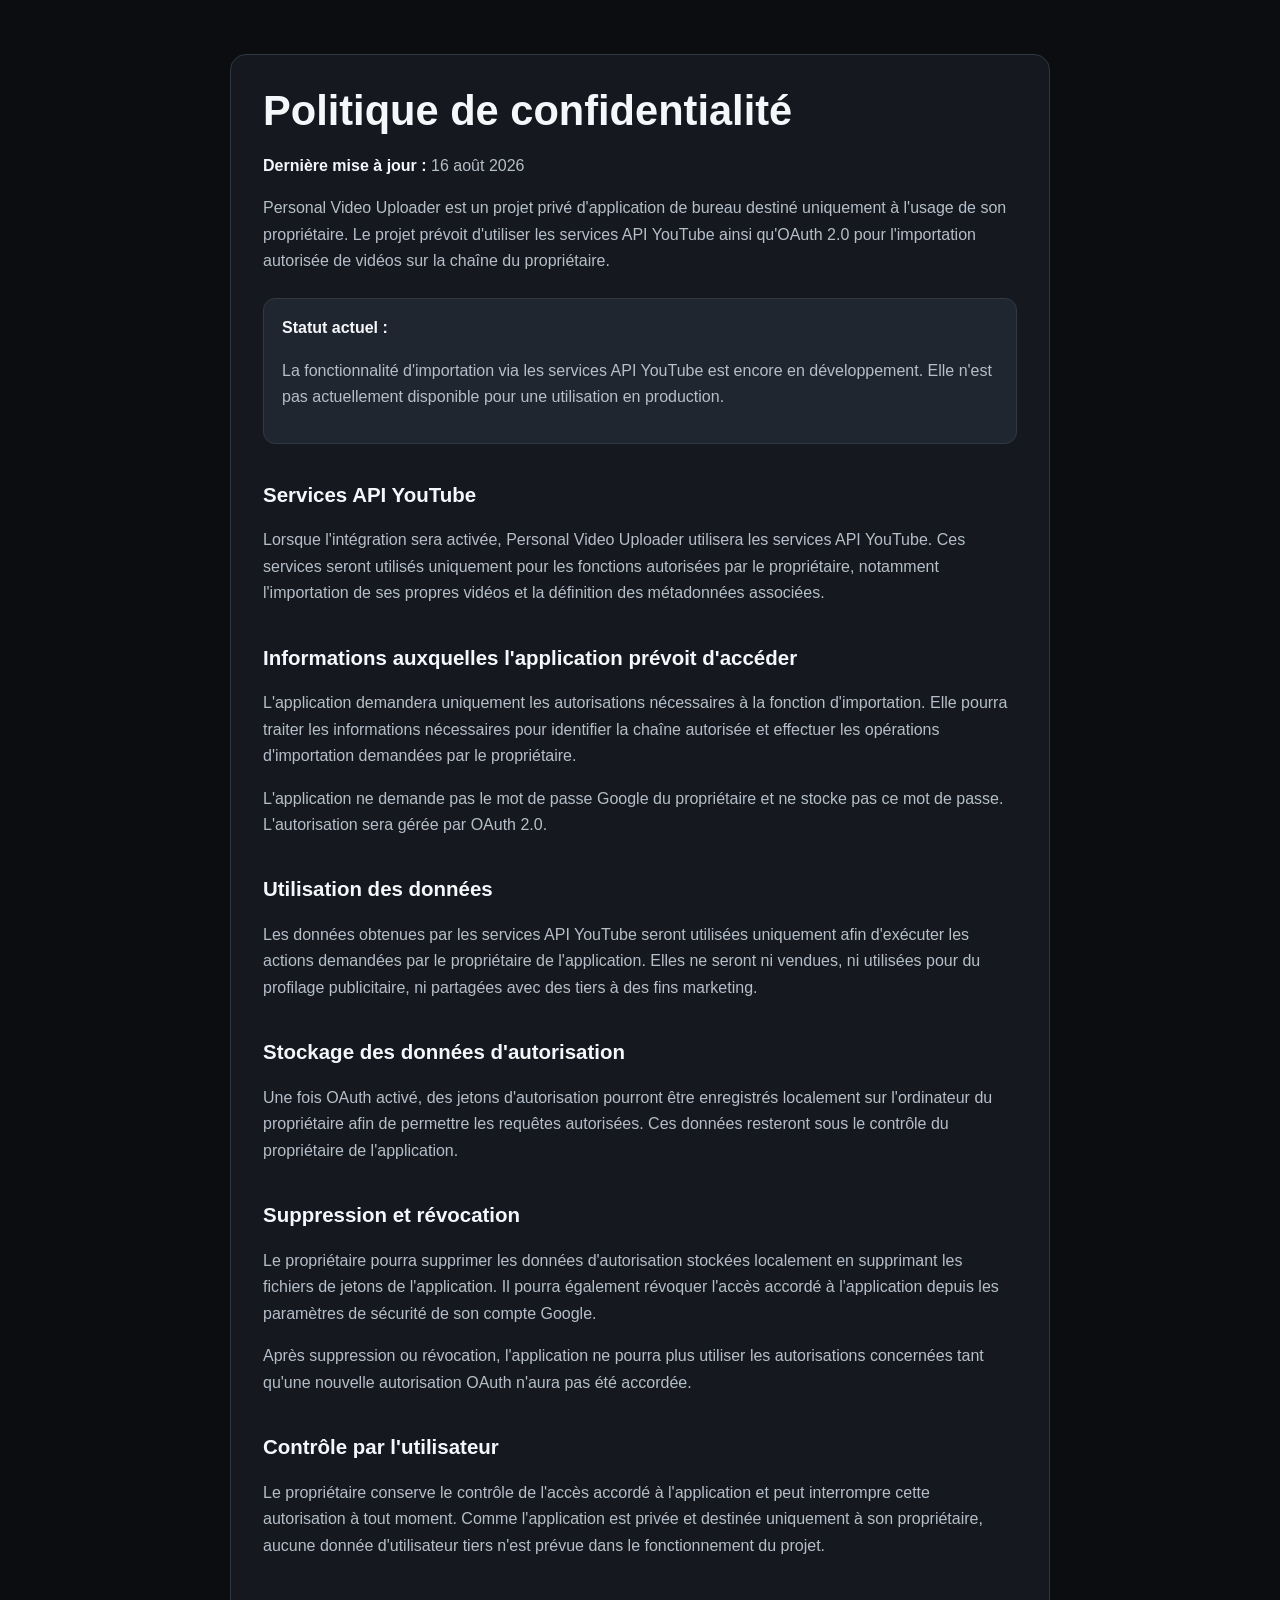
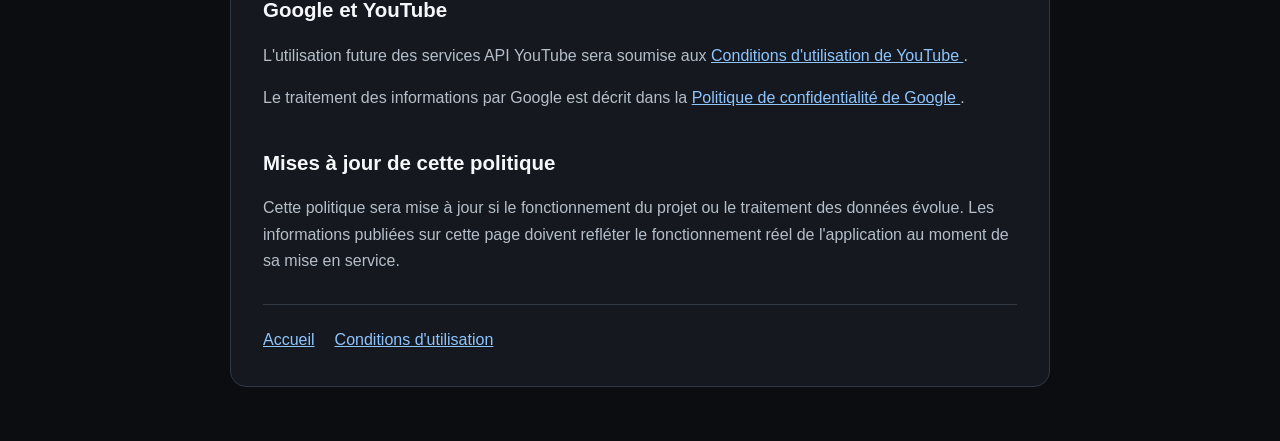
<file: privacy.html>
<!doctype html>
<html lang="fr">
<head>
  <meta charset="utf-8">
  <meta name="viewport" content="width=device-width, initial-scale=1">
  <title>Politique de confidentialité | Personal Video Uploader</title>
  <link rel="stylesheet" href="style.css">
</head>
<body>
<main>
  <section class="card">
    <h1>Politique de confidentialité</h1>
    <p><strong>Dernière mise à jour :</strong> 16 août 2026</p>

    <p>
      Personal Video Uploader est un projet privé d'application de bureau destiné uniquement
      à l'usage de son propriétaire. Le projet prévoit d'utiliser les services API YouTube
      ainsi qu'OAuth 2.0 pour l'importation autorisée de vidéos sur la chaîne du propriétaire.
    </p>

    <div class="notice">
      <strong>Statut actuel :</strong>
      <p>
        La fonctionnalité d'importation via les services API YouTube est encore en développement.
        Elle n'est pas actuellement disponible pour une utilisation en production.
      </p>
    </div>

    <h2>Services API YouTube</h2>
    <p>
      Lorsque l'intégration sera activée, Personal Video Uploader utilisera les services API YouTube.
      Ces services seront utilisés uniquement pour les fonctions autorisées par le propriétaire,
      notamment l'importation de ses propres vidéos et la définition des métadonnées associées.
    </p>

    <h2>Informations auxquelles l'application prévoit d'accéder</h2>
    <p>
      L'application demandera uniquement les autorisations nécessaires à la fonction d'importation.
      Elle pourra traiter les informations nécessaires pour identifier la chaîne autorisée et effectuer
      les opérations d'importation demandées par le propriétaire.
    </p>
    <p>
      L'application ne demande pas le mot de passe Google du propriétaire et ne stocke pas ce mot de passe.
      L'autorisation sera gérée par OAuth 2.0.
    </p>

    <h2>Utilisation des données</h2>
    <p>
      Les données obtenues par les services API YouTube seront utilisées uniquement afin d'exécuter
      les actions demandées par le propriétaire de l'application. Elles ne seront ni vendues,
      ni utilisées pour du profilage publicitaire, ni partagées avec des tiers à des fins marketing.
    </p>

    <h2>Stockage des données d'autorisation</h2>
    <p>
      Une fois OAuth activé, des jetons d'autorisation pourront être enregistrés localement sur
      l'ordinateur du propriétaire afin de permettre les requêtes autorisées. Ces données resteront
      sous le contrôle du propriétaire de l'application.
    </p>

    <h2>Suppression et révocation</h2>
    <p>
      Le propriétaire pourra supprimer les données d'autorisation stockées localement en supprimant
      les fichiers de jetons de l'application. Il pourra également révoquer l'accès accordé à
      l'application depuis les paramètres de sécurité de son compte Google.
    </p>
    <p>
      Après suppression ou révocation, l'application ne pourra plus utiliser les autorisations concernées
      tant qu'une nouvelle autorisation OAuth n'aura pas été accordée.
    </p>

    <h2>Contrôle par l'utilisateur</h2>
    <p>
      Le propriétaire conserve le contrôle de l'accès accordé à l'application et peut interrompre
      cette autorisation à tout moment. Comme l'application est privée et destinée uniquement à son
      propriétaire, aucune donnée d'utilisateur tiers n'est prévue dans le fonctionnement du projet.
    </p>

    <h2>Google et YouTube</h2>
    <p>
      L'utilisation future des services API YouTube sera soumise aux
      <a href="https://www.youtube.com/t/terms" target="_blank" rel="noopener noreferrer">
        Conditions d'utilisation de YouTube
      </a>.
    </p>
    <p>
      Le traitement des informations par Google est décrit dans la
      <a href="https://policies.google.com/privacy" target="_blank" rel="noopener noreferrer">
        Politique de confidentialité de Google
      </a>.
    </p>

    <h2>Mises à jour de cette politique</h2>
    <p>
      Cette politique sera mise à jour si le fonctionnement du projet ou le traitement des données
      évolue. Les informations publiées sur cette page doivent refléter le fonctionnement réel
      de l'application au moment de sa mise en service.
    </p>

    <nav>
      <a href="index.html">Accueil</a>
      <a href="terms.html">Conditions d'utilisation</a>
    </nav>
  </section>
</main>
</body>
</html>
</file>
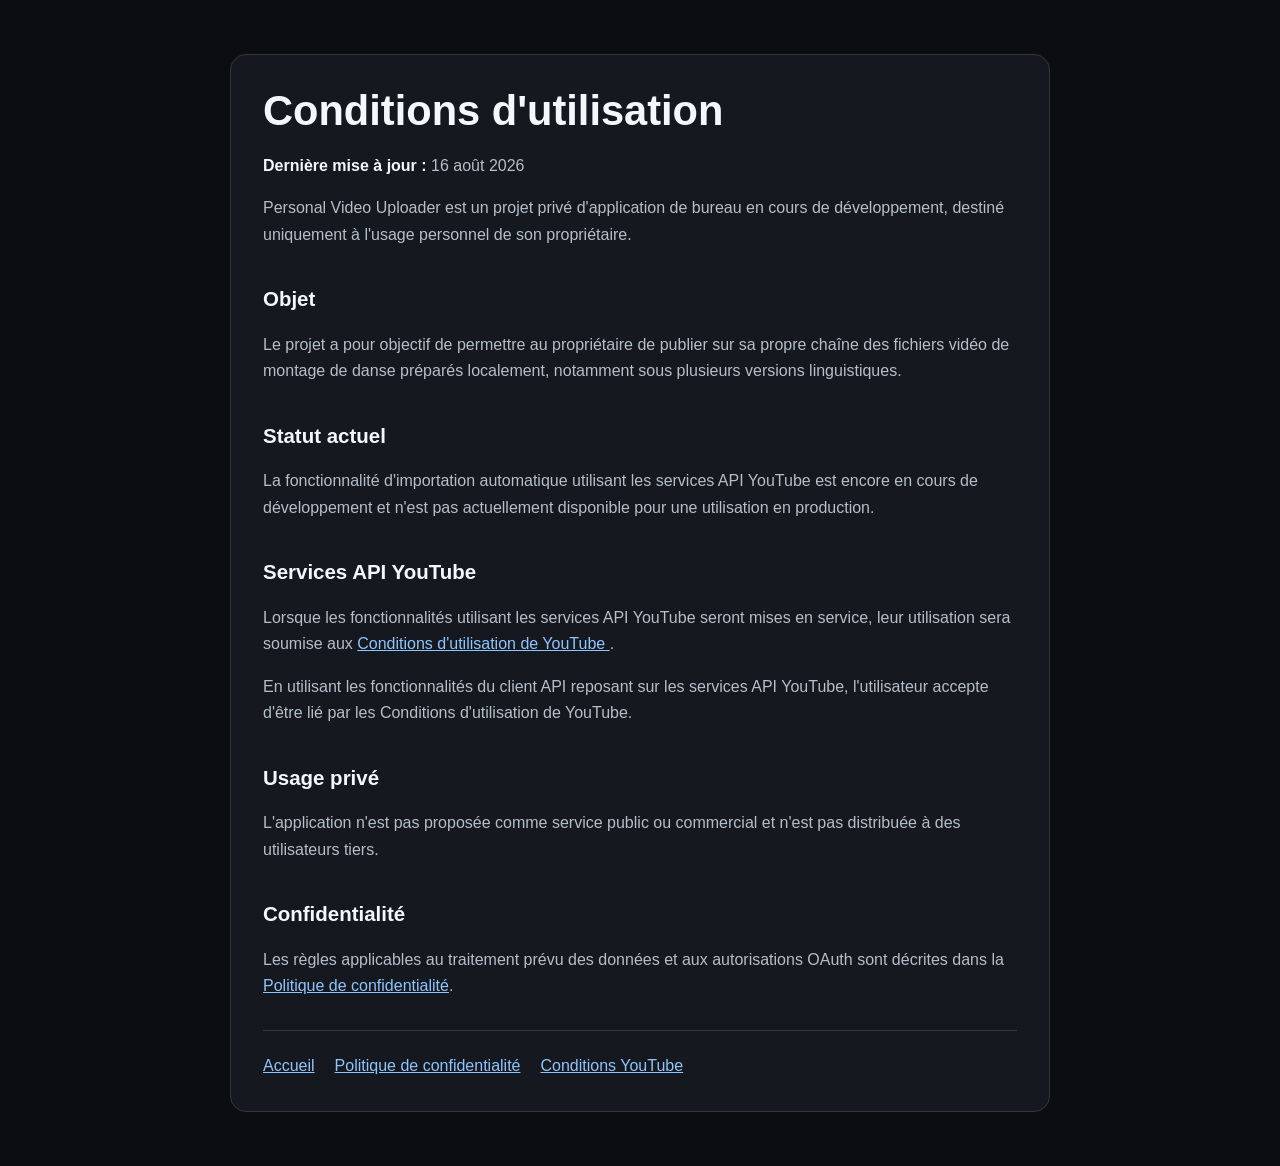
<file: terms.html>
<!doctype html>
<html lang="fr">
<head>
  <meta charset="utf-8">
  <meta name="viewport" content="width=device-width, initial-scale=1">
  <title>Conditions d'utilisation | Personal Video Uploader</title>
  <link rel="stylesheet" href="style.css">
</head>
<body>
<main>
  <section class="card">
    <h1>Conditions d'utilisation</h1>
    <p><strong>Dernière mise à jour :</strong> 16 août 2026</p>

    <p>
      Personal Video Uploader est un projet privé d'application de bureau en cours de développement,
      destiné uniquement à l'usage personnel de son propriétaire.
    </p>

    <h2>Objet</h2>
    <p>
      Le projet a pour objectif de permettre au propriétaire de publier sur sa propre chaîne
      des fichiers vidéo de montage de danse préparés localement, notamment sous plusieurs
      versions linguistiques.
    </p>

    <h2>Statut actuel</h2>
    <p>
      La fonctionnalité d'importation automatique utilisant les services API YouTube est encore
      en cours de développement et n'est pas actuellement disponible pour une utilisation en production.
    </p>

    <h2>Services API YouTube</h2>
    <p>
      Lorsque les fonctionnalités utilisant les services API YouTube seront mises en service,
      leur utilisation sera soumise aux
      <a href="https://www.youtube.com/t/terms" target="_blank" rel="noopener noreferrer">
        Conditions d'utilisation de YouTube
      </a>.
    </p>
    <p>
      En utilisant les fonctionnalités du client API reposant sur les services API YouTube,
      l'utilisateur accepte d'être lié par les Conditions d'utilisation de YouTube.
    </p>

    <h2>Usage privé</h2>
    <p>
      L'application n'est pas proposée comme service public ou commercial et n'est pas distribuée
      à des utilisateurs tiers.
    </p>

    <h2>Confidentialité</h2>
    <p>
      Les règles applicables au traitement prévu des données et aux autorisations OAuth sont décrites
      dans la <a href="privacy.html">Politique de confidentialité</a>.
    </p>

    <nav>
      <a href="index.html">Accueil</a>
      <a href="privacy.html">Politique de confidentialité</a>
      <a href="https://www.youtube.com/t/terms" target="_blank" rel="noopener noreferrer">
        Conditions YouTube
      </a>
    </nav>
  </section>
</main>
</body>
</html>
</file>
<file: style.css>
:root {
  color-scheme: light dark;
  --bg: #0b0d10;
  --card: #15191f;
  --text: #f5f7fa;
  --muted: #b5bec9;
  --border: #303844;
  --link: #8ec5ff;
  --notice: #202630;
}
* { box-sizing: border-box; }
html { scroll-behavior: smooth; }
body {
  margin: 0;
  font-family: -apple-system, BlinkMacSystemFont, "Segoe UI", Roboto, Arial, sans-serif;
  background: var(--bg);
  color: var(--text);
  line-height: 1.65;
}
main {
  width: min(820px, calc(100% - 36px));
  margin: 0 auto;
  padding: 54px 0;
}
.card {
  background: var(--card);
  border: 1px solid var(--border);
  border-radius: 16px;
  padding: 32px;
}
h1 { margin: 0 0 18px; font-size: clamp(2rem, 6vw, 2.6rem); line-height: 1.15; }
h2 { margin: 34px 0 12px; font-size: 1.28rem; }
p, li { color: var(--muted); }
strong { color: var(--text); }
a { color: var(--link); }
.notice {
  margin: 24px 0;
  padding: 16px 18px;
  background: var(--notice);
  border: 1px solid var(--border);
  border-radius: 12px;
}
.youtube-api {
  margin-top: 28px;
  padding: 20px;
  border: 1px solid var(--border);
  border-radius: 12px;
  background: #ffffff;
  color: #111;
}
.youtube-api p { color: #3d4651; margin-bottom: 12px; }
.youtube-api img {
  display: block;
  width: 190px;
  max-width: 70%;
  height: auto;
}
nav {
  display: flex;
  flex-wrap: wrap;
  gap: 14px 20px;
  margin-top: 30px;
  padding-top: 22px;
  border-top: 1px solid var(--border);
}
footer {
  margin-top: 24px;
  text-align: center;
  color: var(--muted);
  font-size: .9rem;
}
code { color: var(--text); }


.script-section {
  margin-top: 34px;
  padding: 24px;
  border: 1px solid var(--border);
  border-radius: 14px;
  background: #101419;
}

.script-section code {
  padding: 2px 5px;
  border-radius: 5px;
  background: #252c34;
}

.flow {
  display: flex;
  flex-wrap: wrap;
  align-items: center;
  gap: 8px;
  margin: 20px 0;
  padding: 16px;
  border: 1px solid var(--border);
  border-radius: 10px;
  background: #0d1116;
  color: var(--text);
  font-size: 0.92rem;
}

.flow span:not(.arrow) {
  padding: 7px 10px;
  border-radius: 8px;
  background: #1e252d;
}

.flow .arrow {
  color: var(--muted);
  font-weight: 700;
}

.button-row {
  display: flex;
  flex-wrap: wrap;
  gap: 12px;
  margin-top: 20px;
}

.primary-button,
.secondary-button {
  display: inline-block;
  padding: 11px 16px;
  border-radius: 9px;
  text-decoration: none;
  font-weight: 700;
}

.primary-button {
  background: #ffffff;
  color: #111111;
}

.secondary-button {
  border: 1px solid var(--border);
  background: #1e252d;
  color: var(--text);
}

.primary-button:hover,
.secondary-button:hover {
  opacity: .88;
}

.small-note {
  margin-top: 15px;
  font-size: 0.88rem;
}


.section-kicker {
  display: inline-block;
  margin-bottom: 7px;
  padding: 5px 9px;
  border: 1px solid var(--border);
  border-radius: 999px;
  color: var(--muted);
  font-size: .78rem;
  text-transform: uppercase;
  letter-spacing: .07em;
}

.uploader-ui {
  margin-top: 34px;
  padding: 26px;
  border: 1px solid var(--border);
  border-radius: 16px;
  background: #101419;
}

.ui-grid {
  display: grid;
  grid-template-columns: repeat(2, minmax(0, 1fr));
  gap: 16px;
  margin-top: 22px;
}

.field,
.check-field {
  display: flex;
  flex-direction: column;
  gap: 7px;
}

.field-wide {
  grid-column: 1 / -1;
}

.field span,
.check-field span {
  color: var(--text);
  font-weight: 650;
}

.field small {
  color: var(--muted);
}

.field input,
.field select {
  width: 100%;
  padding: 11px 12px;
  border: 1px solid var(--border);
  border-radius: 9px;
  background: #0d1116;
  color: var(--text);
  font: inherit;
}

.check-field {
  grid-column: 1 / -1;
  flex-direction: row;
  align-items: center;
  padding: 11px 12px;
  border: 1px solid var(--border);
  border-radius: 9px;
  background: #0d1116;
}

.check-field input {
  width: 18px;
  height: 18px;
}

.ui-status,
.action-message,
.audit-note {
  margin-top: 18px;
  padding: 13px 15px;
  border: 1px solid var(--border);
  border-radius: 10px;
  background: #171d24;
  color: var(--muted);
}

.action-message {
  color: var(--text);
}

.action-message.error {
  border-color: #8d4b4b;
}

.detected-wrap,
.schedule-panel {
  margin-top: 26px;
}

.detected-wrap h3,
.schedule-panel h3 {
  margin: 0 0 12px;
  font-size: 1rem;
}

.language-cards {
  display: grid;
  gap: 10px;
}

.language-card {
  display: grid;
  grid-template-columns: minmax(180px, 1fr) auto;
  gap: 6px 14px;
  padding: 14px;
  border: 1px solid var(--border);
  border-radius: 10px;
  background: #0d1116;
}

.language-card strong {
  display: inline-block;
  min-width: 44px;
}

.language-card span {
  color: var(--muted);
}

.language-count {
  color: var(--text);
  font-weight: 700;
}

.channel-status {
  grid-column: 1 / -1;
  font-size: .84rem;
  color: var(--muted);
}

.ui-actions {
  display: flex;
  flex-wrap: wrap;
  gap: 12px;
  margin-top: 22px;
}

.ui-button {
  border: 0;
  cursor: pointer;
  font: inherit;
}

.schedule-header {
  display: flex;
  justify-content: space-between;
  gap: 16px;
  align-items: baseline;
}

.schedule-header span {
  color: var(--muted);
  font-size: .9rem;
}

.schedule-preview {
  display: grid;
  gap: 14px;
}

.schedule-language {
  border: 1px solid var(--border);
  border-radius: 10px;
  overflow: hidden;
}

.schedule-language h4 {
  margin: 0;
  padding: 11px 13px;
  background: #1a2028;
}

.schedule-row {
  display: grid;
  grid-template-columns: 38px 1fr 80px minmax(130px, auto);
  gap: 10px;
  padding: 9px 13px;
  border-top: 1px solid var(--border);
  color: var(--muted);
  font-size: .9rem;
}

.schedule-index {
  color: var(--text);
  font-weight: 700;
}

.empty-state {
  padding: 18px;
  border: 1px dashed var(--border);
  border-radius: 10px;
  color: var(--muted);
}

.technical-details {
  margin-top: 22px;
  padding: 14px 16px;
  border: 1px solid var(--border);
  border-radius: 10px;
  background: #0d1116;
}

.technical-details summary {
  cursor: pointer;
  color: var(--text);
  font-weight: 700;
}

.technical-details pre {
  overflow-x: auto;
  white-space: pre-wrap;
  padding: 14px;
  border-radius: 8px;
  background: #07090c;
  color: #e8edf3;
}

.audit-note {
  font-size: .9rem;
}

@media (max-width: 650px) {
  .ui-grid {
    grid-template-columns: 1fr;
  }
  .field-wide,
  .check-field {
    grid-column: auto;
  }
  .schedule-row {
    grid-template-columns: 34px 1fr 70px;
  }
  .schedule-row span:last-child {
    grid-column: 2 / -1;
  }
}
</file>
